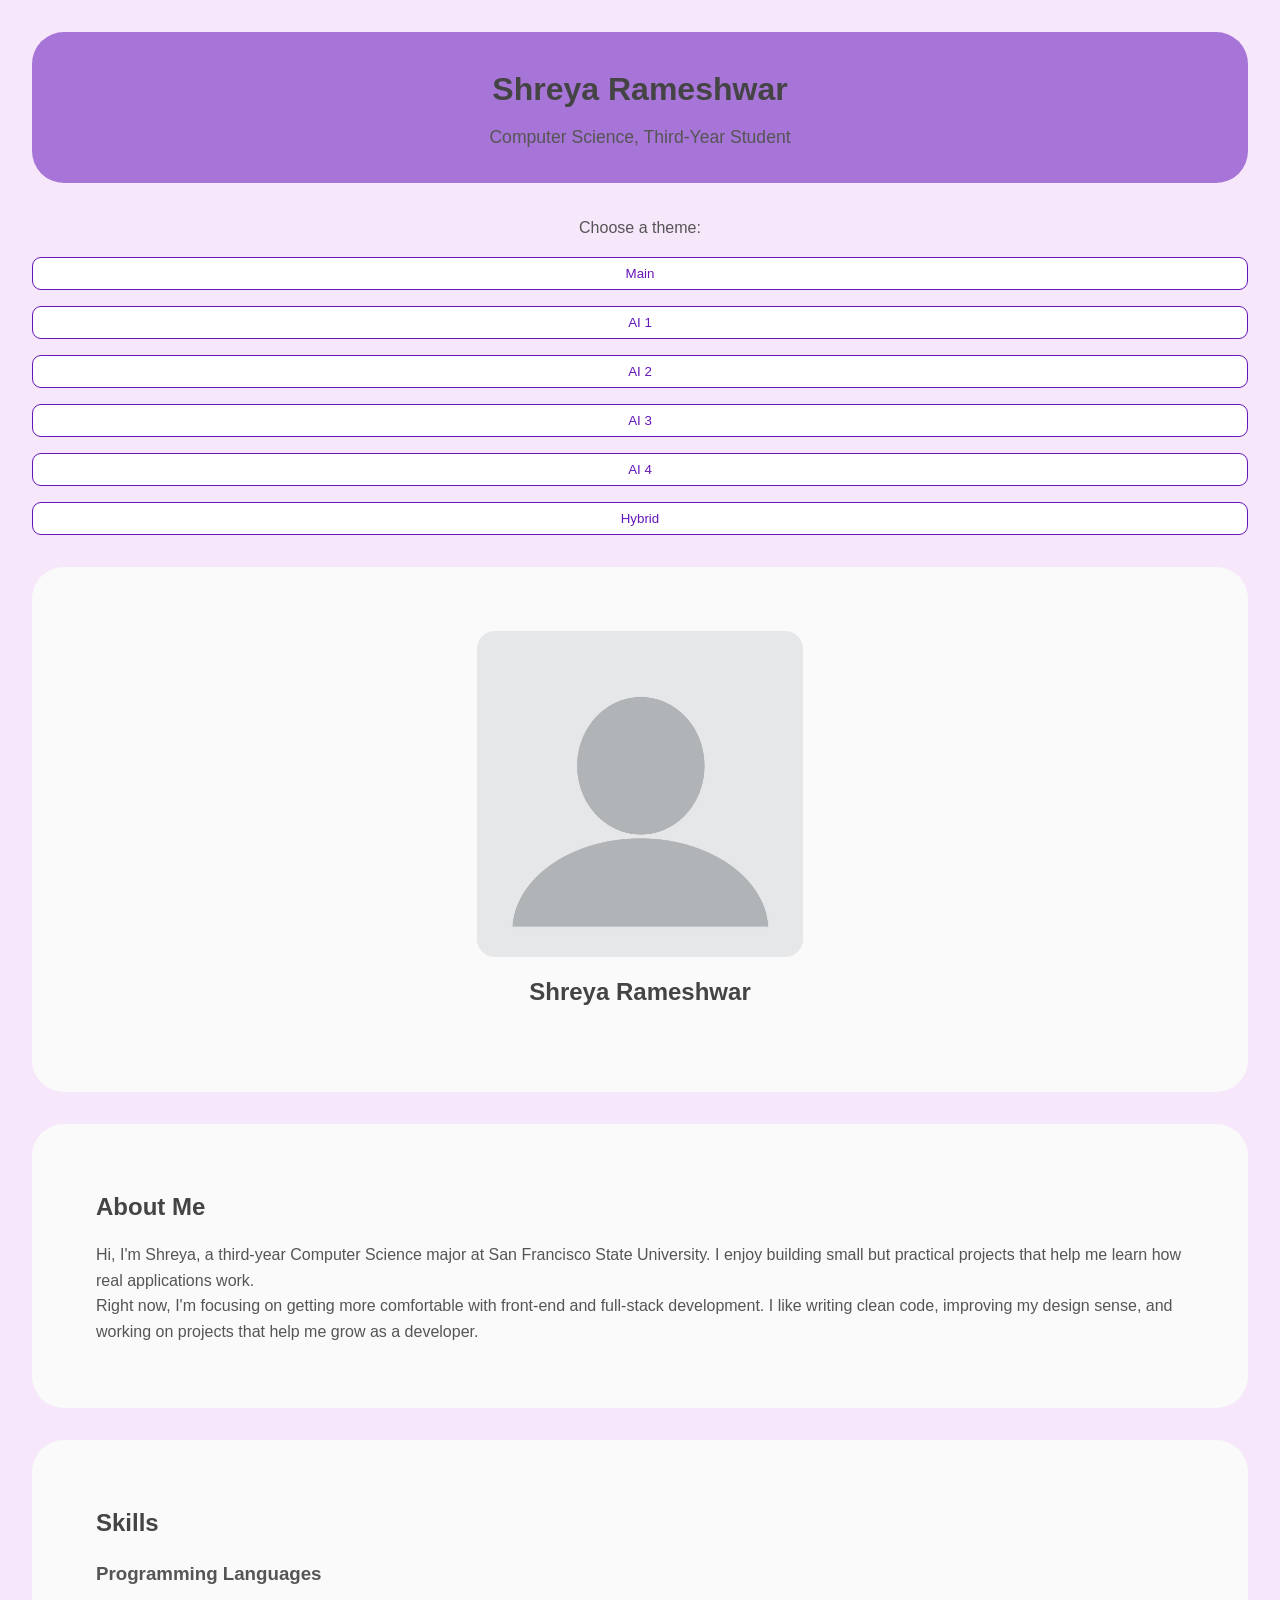
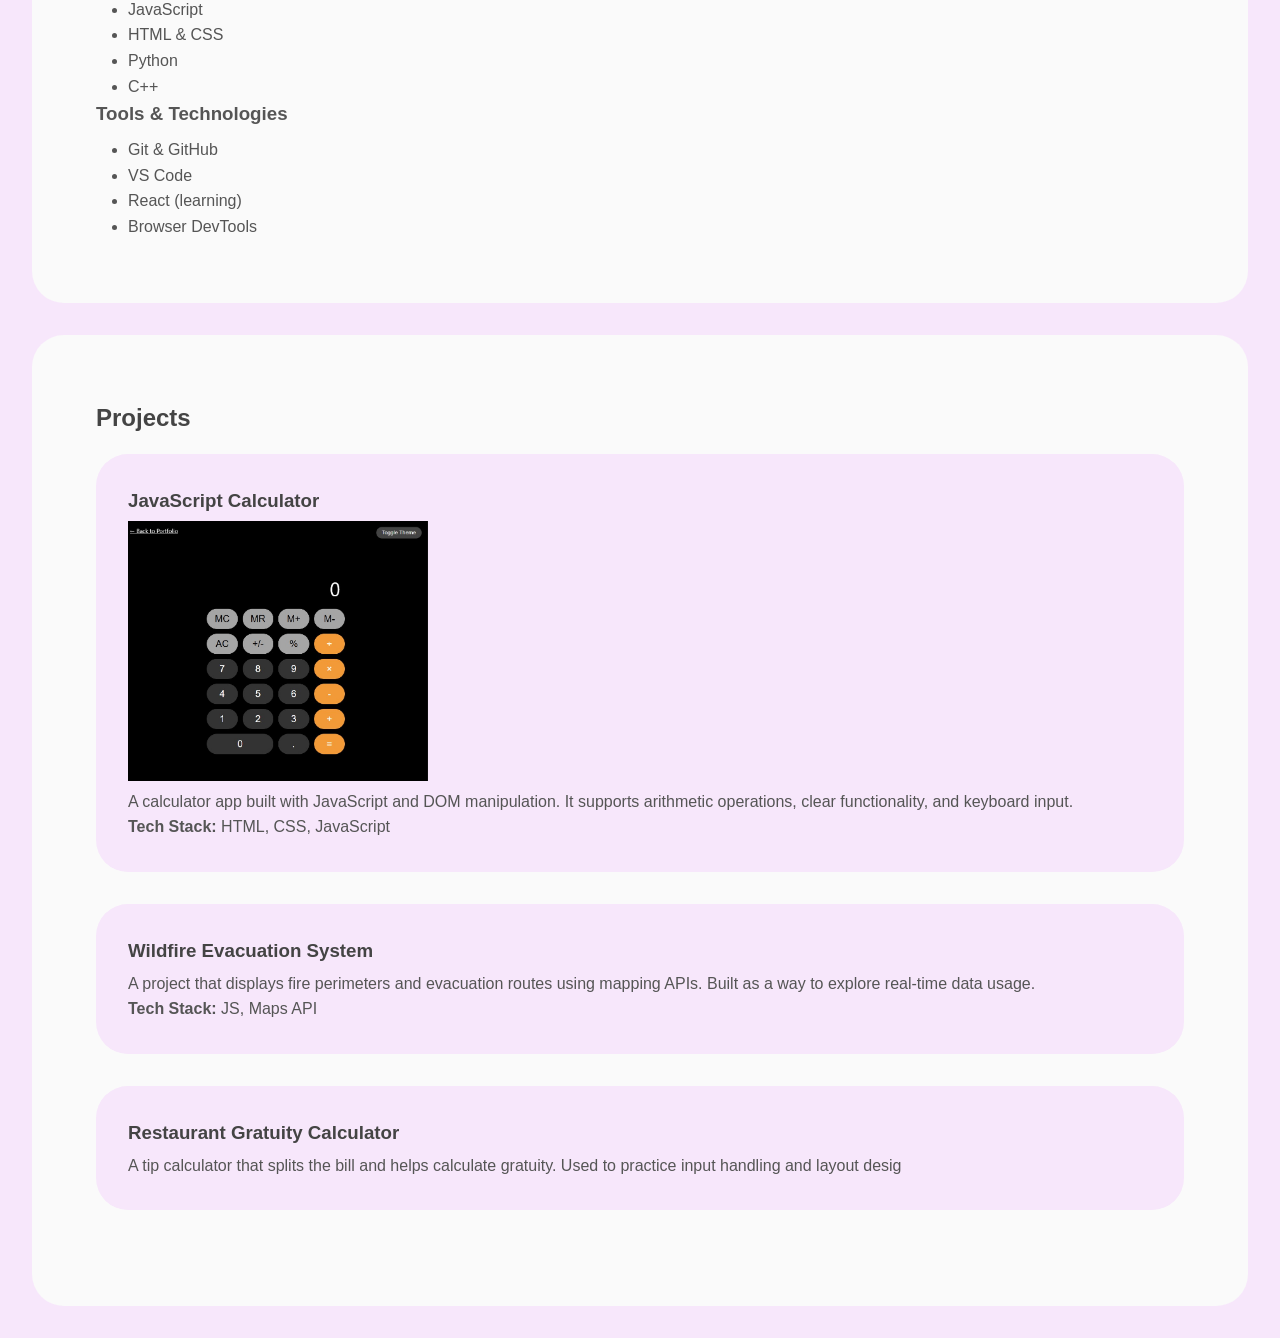
<file: assignments/4/index.html>
<!DOCTYPE html>
<html lang="en">
  <head>
    <meta charset="utf-8" />
    <meta name="viewport" content="width=device-width, initial-scale=1" />
    <title>Shreya Rameshwar - Student Portfolio</title>
    <link id="css-theme" rel="stylesheet" href="styles/styles.css" />
  </head>

  <body>
    <!--
      Name: Shreya Rameshwar
      Major: Computer Science, Third Year
      Student ID: 923263208
      GitHub: shhray
      Projects: JS calculator, wildfire evacuation system, restaurant gratuity calculator
    -->

    <header>
      <h1>Shreya Rameshwar</h1>
      <p>Computer Science, Third-Year Student</p>
    </header>

    <main>
      <div class="theme-switcher">
        <p>Choose a theme:</p>
        <button class="theme-button active" data-theme="styles">Main</button>
        <button class="theme-button" data-theme="ai-1">AI 1</button>
        <button class="theme-button" data-theme="ai-2">AI 2</button>
        <button class="theme-button" data-theme="ai-3">AI 3</button>
        <button class="theme-button" data-theme="ai-4">AI 4</button>
        <button class="theme-button" data-theme="hybrid">Hybrid</button>
      </div>

      <section id="Profile-Photo">
        <img
          src="images/profile.jpg"
          alt="Profile photo of Shreya"
          width="500"
        />
        <h2 class="Name">Shreya Rameshwar</h2>
      </section>

      <section id="About">
        <h2>About Me</h2>
        <p>
          Hi, I'm Shreya, a third-year Computer Science major at San Francisco
          State University. I enjoy building small but practical projects that
          help me learn how real applications work.
        </p>

        <p>
          Right now, I'm focusing on getting more comfortable with front-end and
          full-stack development. I like writing clean code, improving my design
          sense, and working on projects that help me grow as a developer.
        </p>
      </section>

      <section id="Skills">
        <h2>Skills</h2>

        <h3>Programming Languages</h3>
        <ul>
          <li>JavaScript</li>
          <li>HTML & CSS</li>
          <li>Python</li>
          <li>C++</li>
        </ul>

        <h3>Tools & Technologies</h3>
        <ul>
          <li>Git & GitHub</li>
          <li>VS Code</li>
          <li>React (learning)</li>
          <li>Browser DevTools</li>
        </ul>
      </section>

      <section id="Projects">
        <h2>Projects</h2>

        <div class="project">
          <h3>JavaScript Calculator</h3>
          <img
            src="images/calculator-preview.jpg"
            alt="Preview of JavaScript Calculator project"
            width="300"
          />
          <p>
            A calculator app built with JavaScript and DOM manipulation. It
            supports arithmetic operations, clear functionality, and keyboard
            input.
          </p>
          <p><strong>Tech Stack:</strong> HTML, CSS, JavaScript</p>
        </div>

        <div class="project">
          <h3>Wildfire Evacuation System</h3>
          <p>
            A project that displays fire perimeters and evacuation routes using
            mapping APIs. Built as a way to explore real-time data usage.
          </p>
          <p><strong>Tech Stack:</strong> JS, Maps API</p>
        </div>

        <div class="project">
          <h3>Restaurant Gratuity Calculator</h3>
          <p>
            A tip calculator that splits the bill and helps calculate gratuity.
            Used to practice input handling and layout desig
</file>
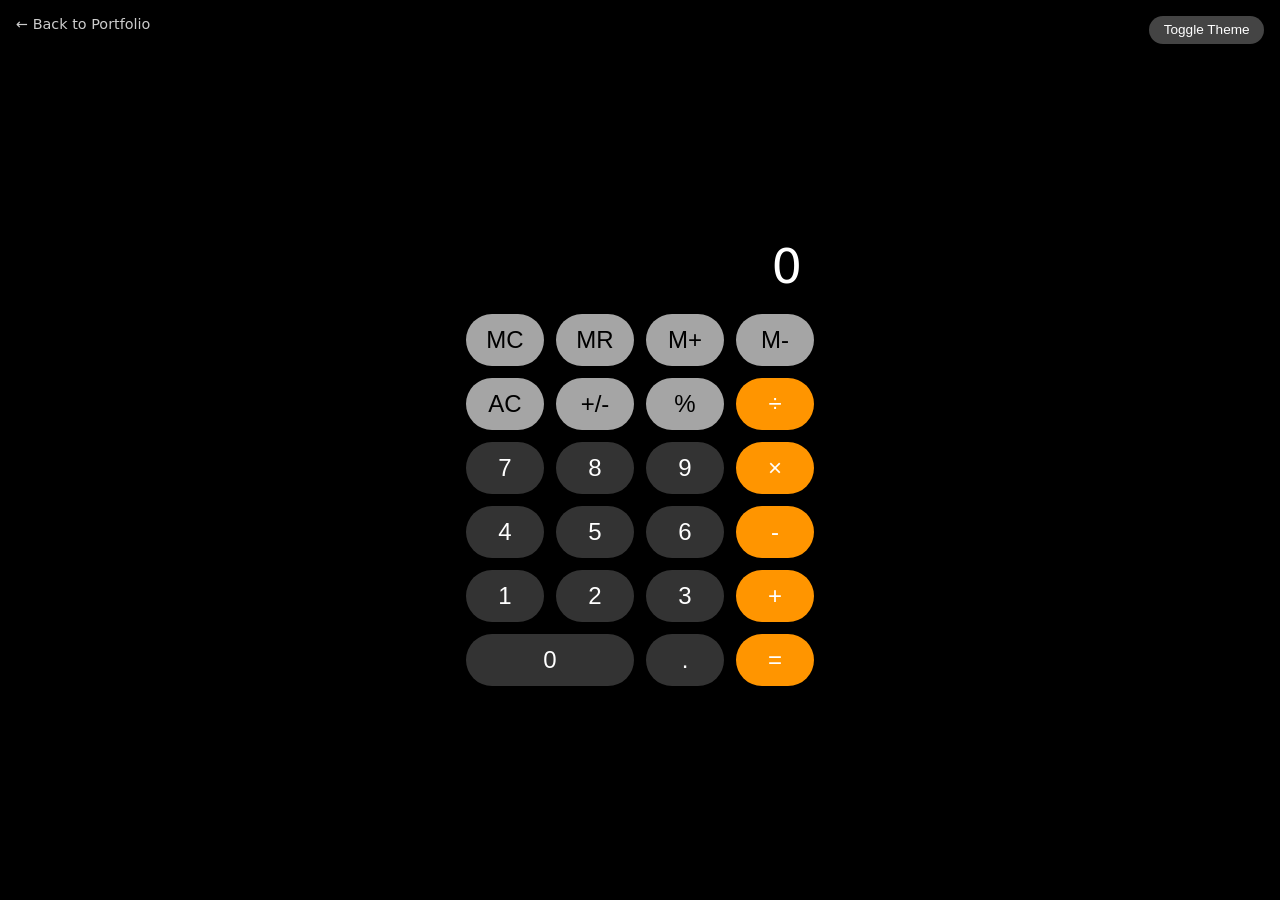
<file: assignments/4/calculator.html>
<!DOCTYPE html>
<html lang="en">
<head>
  <meta charset="UTF-8">
  <title>JavaScript Calculator</title>
  <meta name="viewport" content="width=device-width, initial-scale=1">
  <link rel="stylesheet" href="styles/calculator.css">
</head>
<body class="dark-theme">
  <!-- simple back link for navigation requirement -->
  <a href="index.html" class="back-link">← Back to Portfolio</a>

  <!-- button for the extra credit theme toggle -->
  <button id="themeToggle" class="theme-toggle-btn">Toggle Theme</button>

  <main class="calculator-page">
    <div class="calculator">
      <!-- main display where numbers show up -->
      <div class="calculator-display" id="display">0</div>

      <!-- memory indicator, lights up when memory is not zero -->
      <div id="memory-indicator" class="memory-indicator"></div>

      <div class="calculator-buttons">
        <!-- memory row (extra credit) -->
        <button class="btn btn-utility" data-action="mc">MC</button>
        <button class="btn btn-utility" data-action="mr">MR</button>
        <button class="btn btn-utility" data-action="mplus">M+</button>
        <button class="btn btn-utility" data-action="mminus">M-</button>

        <!-- top row utilities -->
        <button class="btn btn-utility" data-action="clear">AC</button>
        <button class="btn btn-utility" data-action="toggle-sign">+/-</button>
        <button class="btn btn-utility" data-action="percent">%</button>
        <button class="btn btn-operator" data-action="divide">÷</button>

        <!-- number and operator rows -->
        <button class="btn btn-number" data-number="7">7</button>
        <button class="btn btn-number" data-number="8">8</button>
        <button class="btn btn-number" data-number="9">9</button>
        <button class="btn btn-operator" data-action="multiply">×</button>

        <button class="btn btn-number" data-number="4">4</button>
        <button class="btn btn-number" data-number="5">5</button>
        <button class="btn btn-number" data-number="6">6</button>
        <button class="btn btn-operator" data-action="subtract">-</button>

        <button class="btn btn-number" data-number="1">1</button>
        <button class="btn btn-number" data-number="2">2</button>
        <button class="btn btn-number" data-number="3">3</button>
        <button class="btn btn-operator" data-action="add">+</button>

        <!-- bottom row -->
        <button class="btn btn-number btn-zero" data-number="0">0</button>
        <button class="btn btn-number" data-action="decimal">.</button>
        <button class="btn btn-operator" data-action="equals">=</button>
      </div>
    </div>
  </main>

  <script src="scripts/calculator.js"></script>
</body>
</html>
</file>
<file: assignments/4/styles/styles.css>
/*

TYPOGRAPHY:
  - Line heights
Paragraph default: 1.6

  - Letter spacing
-0.5px
0.75px

  - Font weights
Default: 400
Medium: 500
Semi-bold: 600
Bold: 700

COLORS:


BORDER RADIUS:


WHITE SPACE:



*/

:root {
  /* We need to define reusable elements here */
  --main-bg: #6e23bd93;
  --accent: #6416b7;
  --text-color: #555;
  --heading-color: #444;
}

/* This is a reset to start fresh */
* {
  margin: 0;
  padding: 0;
  box-sizing: border-box;
}

/* We will start from this "base" */
body {
  font-family: "Rubik", sans-serif;
  line-height: 1.6;
  font-weight: 400;
  color: var(--text-color);
  background-color: #f7e7fb;
  overflow-x: hidden;
  padding: 0 2rem;
}

header {
  display: flex;
  flex-direction: column;
  align-items: center;
  justify-content: center;
  background-color: var(--main-bg);
  text-align: center;
  height: auto;
  padding: 2rem;
  border-radius: 2rem;
    margin-top: 2rem;

}

header h1 {
  font-size: 2rem;
  color: var(--heading-color);
  margin-bottom: 0.5rem;
}

header p {
  font-size: 1.1rem;
  color: var(--text-color);
}

/* The theme switcher style */
.theme-switcher {
  display: flex;
  flex-direction: column;
  gap: 1rem;
  text-align: center;
  margin: 2rem 0;
}

.theme-buttons {
  display: flex;
  flex-wrap: wrap;
  justify-content: center;
  gap: 0.5rem;
}

.theme-button {
  padding: 0.5rem 1rem;
  border: 1px solid var(--accent);
  border-radius: 9px;
  background-color: white;
  color: var(--accent);
  cursor: pointer;
  transition: all 0.3s ease;
}

.theme-button:hover,
.theme-button:active {
  background-color: var(--accent);
  color: white;
}

/* Sections */
section {
  margin-bottom: 2rem;
  padding: 4rem;
  background-color: #fafafa;
  border-radius: 2rem;

}

section h2 {
  margin-bottom: 1rem;
  color: var(--heading-color);


}

/* Profile photo styling */
#Profile-Photo {
  text-align: center;     
  display: flex;
  flex-direction: column;
  gap: 1rem;
  padding-top: 4rem;
}

#Profile-Photo img {
  display: block;               
  margin: 0 auto;                
  max-width: 30%;
  height: auto;
  border-radius: 18px;
}

/* Lists */
ul {
  list-style: disc;
  padding-left: 2rem;
  margin-top: 0.5rem;
}

.project {
  margin-bottom: 2rem;
  padding: 2rem;
  background-color: #f7e7fb;
  border-radius: 2rem;
}

.project h3 {
  margin-bottom: 0.3rem;
  color: var(--heading-color);

}

/*Links*/
a {
  color: var(--accent);
  text-decoration: none;
}

a:hover {
  text-decoration: underline;
}

/*Contact Section */
#Contact ul {
  list-style: none;
  display: flex;
  gap: 1rem;
  padding: 0;
}

/*Contact Section Button Style */
#Contact li {
  margin-bottom: 2rem;
  padding: 0.9rem;
  background-color: #f7e7fb;
  border-radius: 0.6rem;
}

/* Hover Effect */
#Contact li:hover {
  background-color: #6416b7;
  cursor: pointer; 
  color: white;
}

/* Makes the link text turns white */
#Contact li:hover a {
  color: white;               
}
</file>
<file: assignments/4/styles/calculator.css>
/* reset sizing so the layout behaves */
* {
  box-sizing: border-box;
}

body {
  margin: 0;
  font-family: system-ui, -apple-system, BlinkMacSystemFont, "Segoe UI", sans-serif;
}

/* dark theme values */
body.dark-theme {
  background-color: #000000;
  color: #ffffff;
}

/* light theme values for extra credit */
body.light-theme {
  background-color: #f5f5f5;
  color: #111111;
}

/* main calculator layout */
.calculator-page {
  min-height: 100vh;
  display: flex;
  justify-content: center;
  align-items: center;
  padding: 1.5rem;
}

/* main calculator box */
.calculator {
  width: 100%;
  max-width: 380px;
  background-color: #000000;
  border-radius: 26px;
  padding: 1rem;
  box-shadow: 0 0 20px rgba(0, 0, 0, 0.6);
  position: relative;
}

/* when light theme is active, override calculator surface */
body.light-theme .calculator {
  background-color: #ffffff;
}

/* display area */
.calculator-display {
  font-size: 3rem;
  text-align: right;
  padding: 1.5rem 0.75rem 0.25rem;
  overflow: hidden;
}

/* display text color for light theme */
body.light-theme .calculator-display {
  color: #111111;
}

/* memory indicator sits under the display */
.memory-indicator {
  text-align: right;
  font-size: 0.9rem;
  min-height: 1rem;
  padding: 0 0.9rem 0.5rem;
  color: #ff9500;
  opacity: 0;
  transition: opacity 0.15s ease;
}

.memory-indicator.active {
  opacity: 1;
}

/* buttons grid */
.calculator-buttons {
  display: grid;
  grid-template-columns: repeat(4, 1fr);
  gap: 0.75rem;
}

/* shared button styles */
.btn {
  border: none;
  border-radius: 999px;
  font-size: 1.5rem;
  padding: 0.75rem 0;
  cursor: pointer;
  outline: none;
  transition: opacity 0.12s ease, transform 0.05s ease;
}

/* number buttons (dark gray) */
.btn-number {
  background-color: #333333;
  color: #ffffff;
}

/* utility buttons (light gray) */
.btn-utility {
  background-color: #a5a5a5;
  color: #000000;
}

/* operator buttons (orange) */
.btn-operator {
  background-color: #ff9500;
  color: #ffffff;
}

/* 0 spans two columns */
.btn-zero {
  grid-column: span 2;
}

/* press feedback */
.btn:active {
  opacity: 0.7;
  transform: scale(0.98);
}

.btn:focus-visible {
  outline: 2px solid #ffffff;
  outline-offset: 2px;
}

/* light theme button overrides */
body.light-theme .btn-number {
  background-color: #e0e0e0;
  color: #111111;
}

body.light-theme .btn-utility {
  background-color: #c7c7c7;
  color: #111111;
}

body.light-theme .btn-operator {
  background-color: #1976d2;
  color: #ffffff;
}

/* back link in top left */
.back-link {
  position: fixed;
  top: 1rem;
  left: 1rem;
  text-decoration: none;
  color: #ffffff;
  font-size: 0.9rem;
  opacity: 0.8;
}

.back-link:hover,
.back-link:focus-visible {
  opacity: 1;
  text-decoration: underline;
}

/* keep back link readable on light theme */
body.light-theme .back-link {
  color: #111111;
}

/* theme toggle button in top right */
.theme-toggle-btn {
  position: fixed;
  top: 1rem;
  right: 1rem;
  border: none;
  border-radius: 999px;
  padding: 0.4rem 0.9rem;
  font-size: 0.85rem;
  cursor: pointer;
  background-color: #444444;
  color: #ffffff;
}

/* light theme version of the toggle */
body.light-theme .theme-toggle-btn {
  background-color: #1976d2;
}

/* small responsive tweak */
@media (max-width: 480px) {
  .calculator-display {
    font-size: 2.5rem;
  }

  .btn {
    font-size: 1.25rem;
  }
}
</file>
